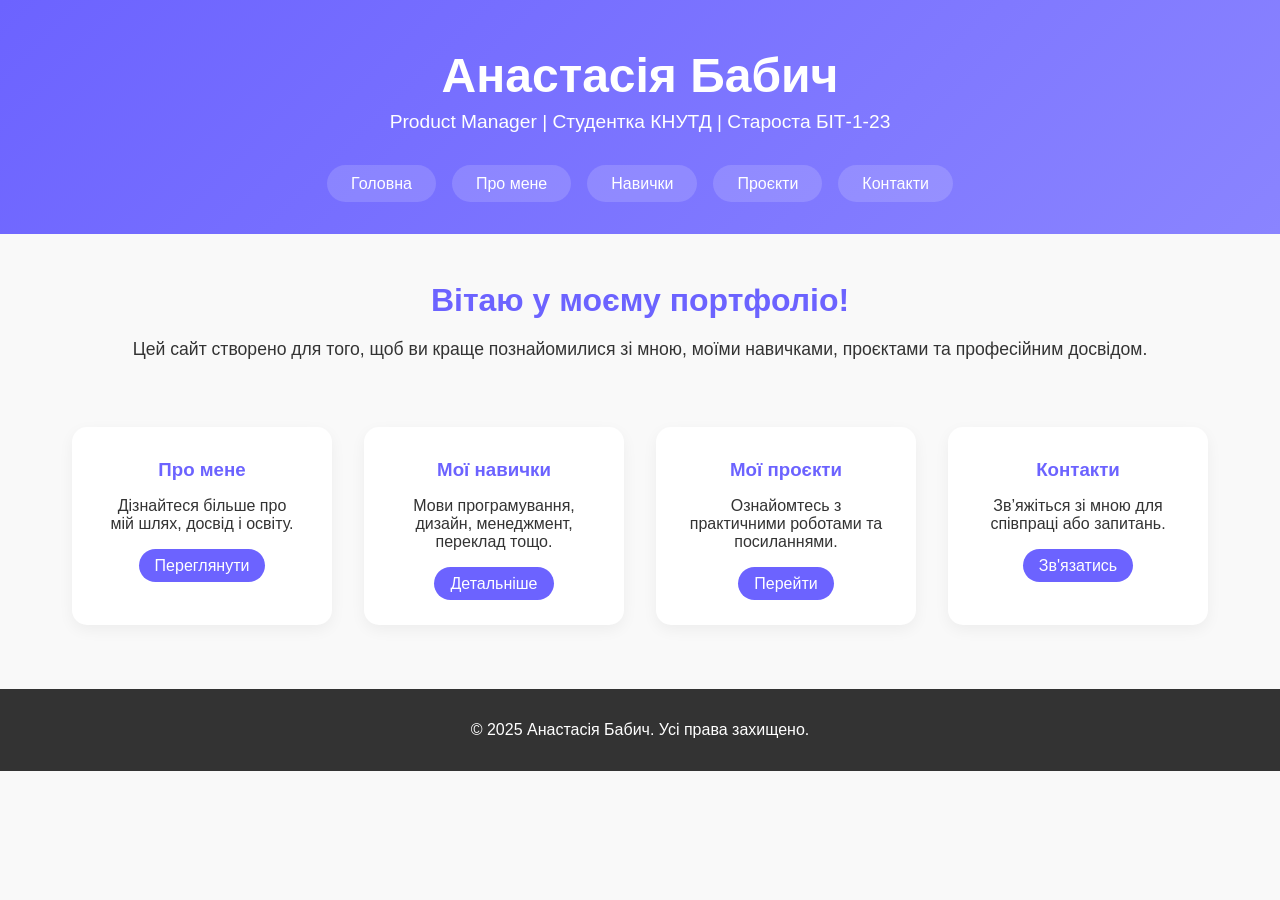
<file: index.html>
<!DOCTYPE html>
<html lang="uk">
<head>
  <meta charset="UTF-8">
  <meta name="viewport" content="width=device-width, initial-scale=1">
  <title>Анастасія Бабич | Головна</title>
  <style>
    :root {
      --primary-color: #6c63ff;
      --background-color: #f9f9f9;
      --text-color: #333;
      --accent-color: #ff6b6b;
      --light-accent: #f0f0f0;
    }

    * {
      margin: 0;
      padding: 0;
      box-sizing: border-box;
      font-family: 'Segoe UI', Tahoma, Geneva, Verdana, sans-serif;
    }

    body {
      background-color: var(--background-color);
      color: var(--text-color);
    }

    header {
      background: linear-gradient(135deg, var(--primary-color), #8a84ff);
      color: white;
      text-align: center;
      padding: 3rem 1rem 2rem;
    }

    header h1 {
      font-size: 3rem;
      margin-bottom: 0.5rem;
    }

    header p {
      font-size: 1.2rem;
    }

    nav {
      display: flex;
      justify-content: center;
      flex-wrap: wrap;
      gap: 1rem;
      margin-top: 2rem;
    }

    nav a {
      color: white;
      text-decoration: none;
      background-color: rgba(255, 255, 255, 0.15);
      padding: 0.6rem 1.5rem;
      border-radius: 30px;
      transition: 0.3s ease;
    }

    nav a:hover {
      background-color: white;
      color: var(--primary-color);
    }

    main {
      max-width: 1200px;
      margin: 3rem auto;
      padding: 0 2rem;
    }

    .intro {
      text-align: center;
      margin-bottom: 4rem;
    }

    .intro h2 {
      font-size: 2rem;
      margin-bottom: 1rem;
      color: var(--primary-color);
    }

    .intro p {
      font-size: 1.1rem;
      line-height: 1.6;
    }

    .cards {
      display: grid;
      grid-template-columns: repeat(auto-fit, minmax(250px, 1fr));
      gap: 2rem;
    }

    .card {
      background-color: white;
      padding: 2rem;
      border-radius: 15px;
      box-shadow: 0 5px 15px rgba(0,0,0,0.05);
      text-align: center;
      transition: transform 0.3s ease;
    }

    .card:hover {
      transform: translateY(-5px);
    }

    .card h3 {
      color: var(--primary-color);
      margin-bottom: 1rem;
    }

    .card p {
      margin-bottom: 1.5rem;
    }

    .card a {
      text-decoration: none;
      color: white;
      background-color: var(--primary-color);
      padding: 0.5rem 1rem;
      border-radius: 20px;
      transition: background-color 0.3s ease;
    }

    .card a:hover {
      background-color: var(--accent-color);
    }

    footer {
      text-align: center;
      padding: 2rem;
      background-color: #333;
      color: white;
      margin-top: 4rem;
    }
  </style>
</head>
<body>

  <header>
    <h1>Анастасія Бабич</h1>
    <p>Product Manager | Студентка КНУТД | Староста БІТ-1-23</p>
    <nav>
      <a href="index.html" class="active">Головна</a>
      <a href="about.html">Про мене</a>
      <a href="skills.html">Навички</a>
      <a href="projects.html">Проєкти</a>
      <a href="contact.html">Контакти</a>
    </nav>
  </header>

  <main>
    <section class="intro">
      <h2>Вітаю у моєму портфоліо!</h2>
      <p>Цей сайт створено для того, щоб ви краще познайомилися зі мною, моїми навичками, проєктами та професійним досвідом.</p>
    </section>

    <section class="cards">
      <div class="card">
        <h3>Про мене</h3>
        <p>Дізнайтеся більше про мій шлях, досвід і освіту.</p>
        <a href="about.html">Переглянути</a>
      </div>
      <div class="card">
        <h3>Мої навички</h3>
        <p>Мови програмування, дизайн, менеджмент, переклад тощо.</p>
        <a href="skills.html">Детальніше</a>
      </div>
      <div class="card">
        <h3>Мої проєкти</h3>
        <p>Ознайомтесь з практичними роботами та посиланнями.</p>
        <a href="projects.html">Перейти</a>
      </div>
      <div class="card">
        <h3>Контакти</h3>
        <p>Зв’яжіться зі мною для співпраці або запитань.</p>
        <a href="contact.html">Зв'язатись</a>
      </div>
    </section>
  </main>

  <footer>
    &copy; 2025 Анастасія Бабич. Усі права захищено.
  </footer>

</body>
</html>
</file>
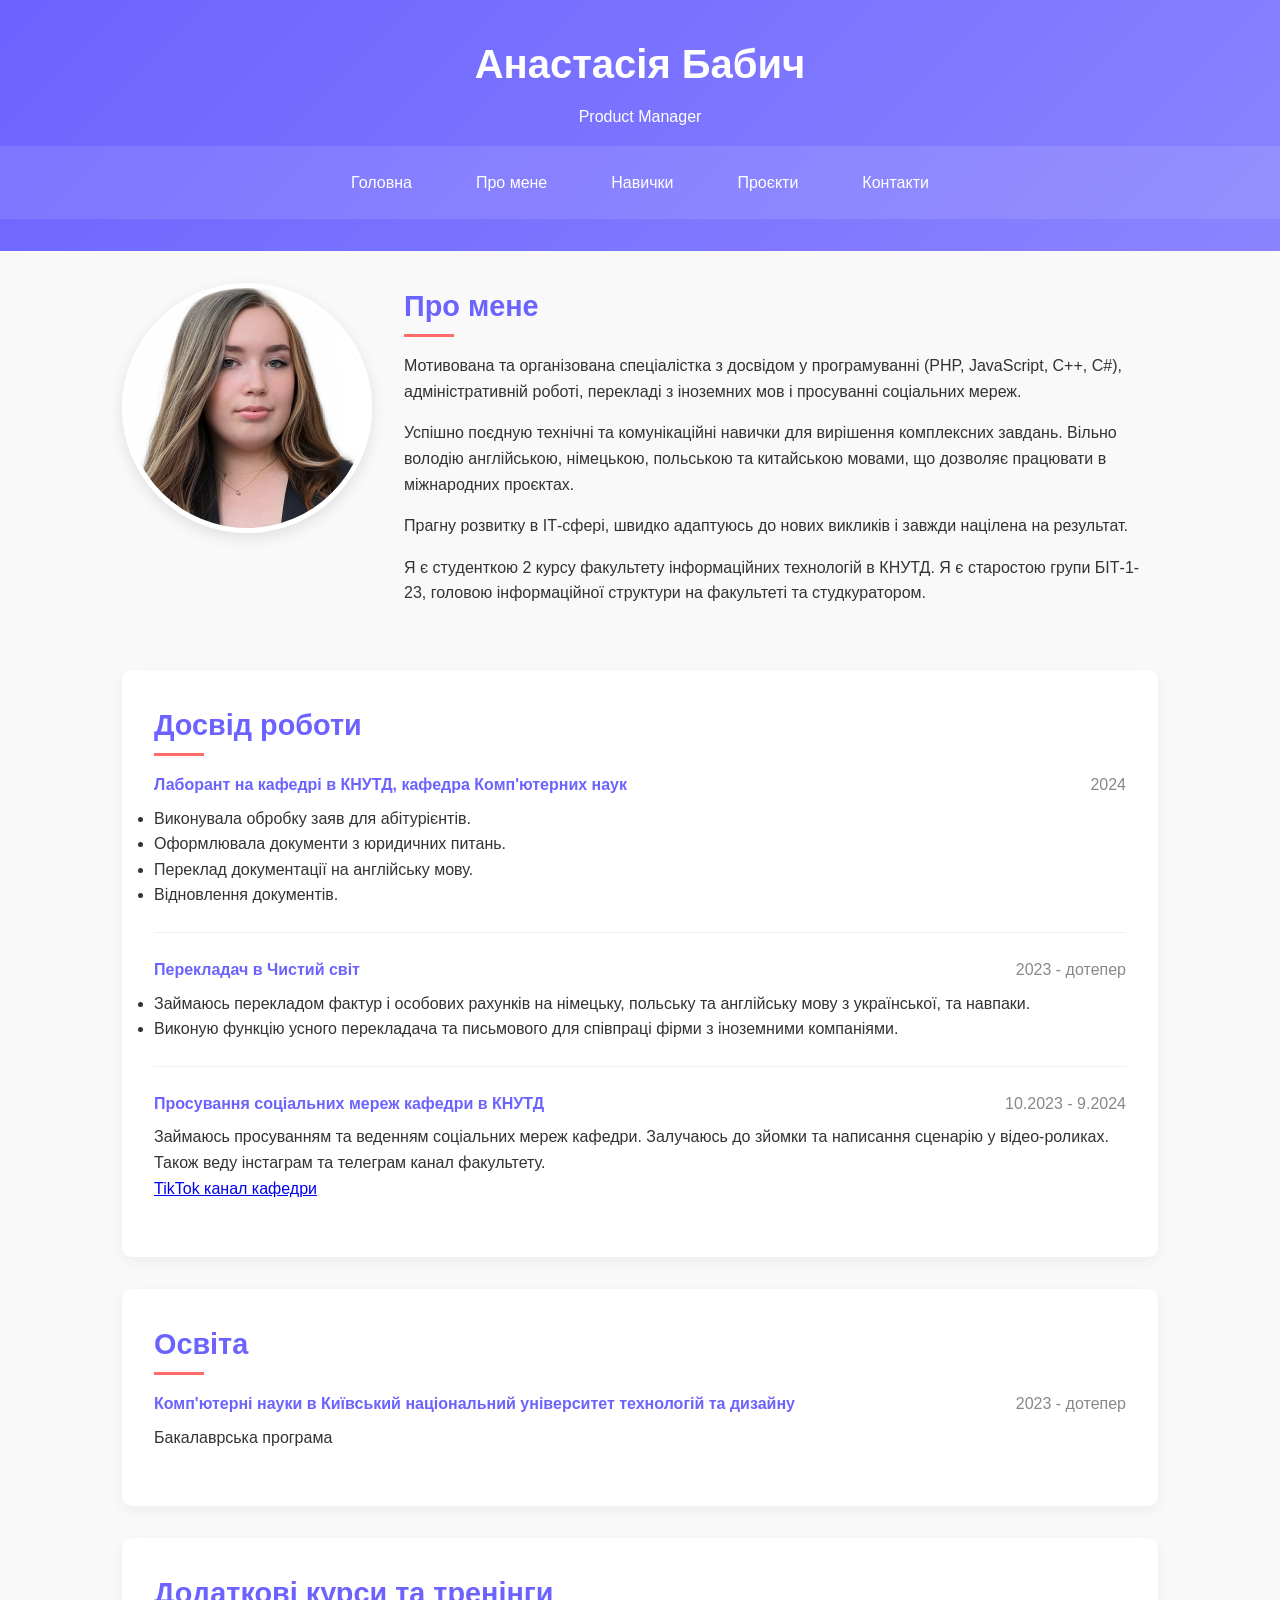
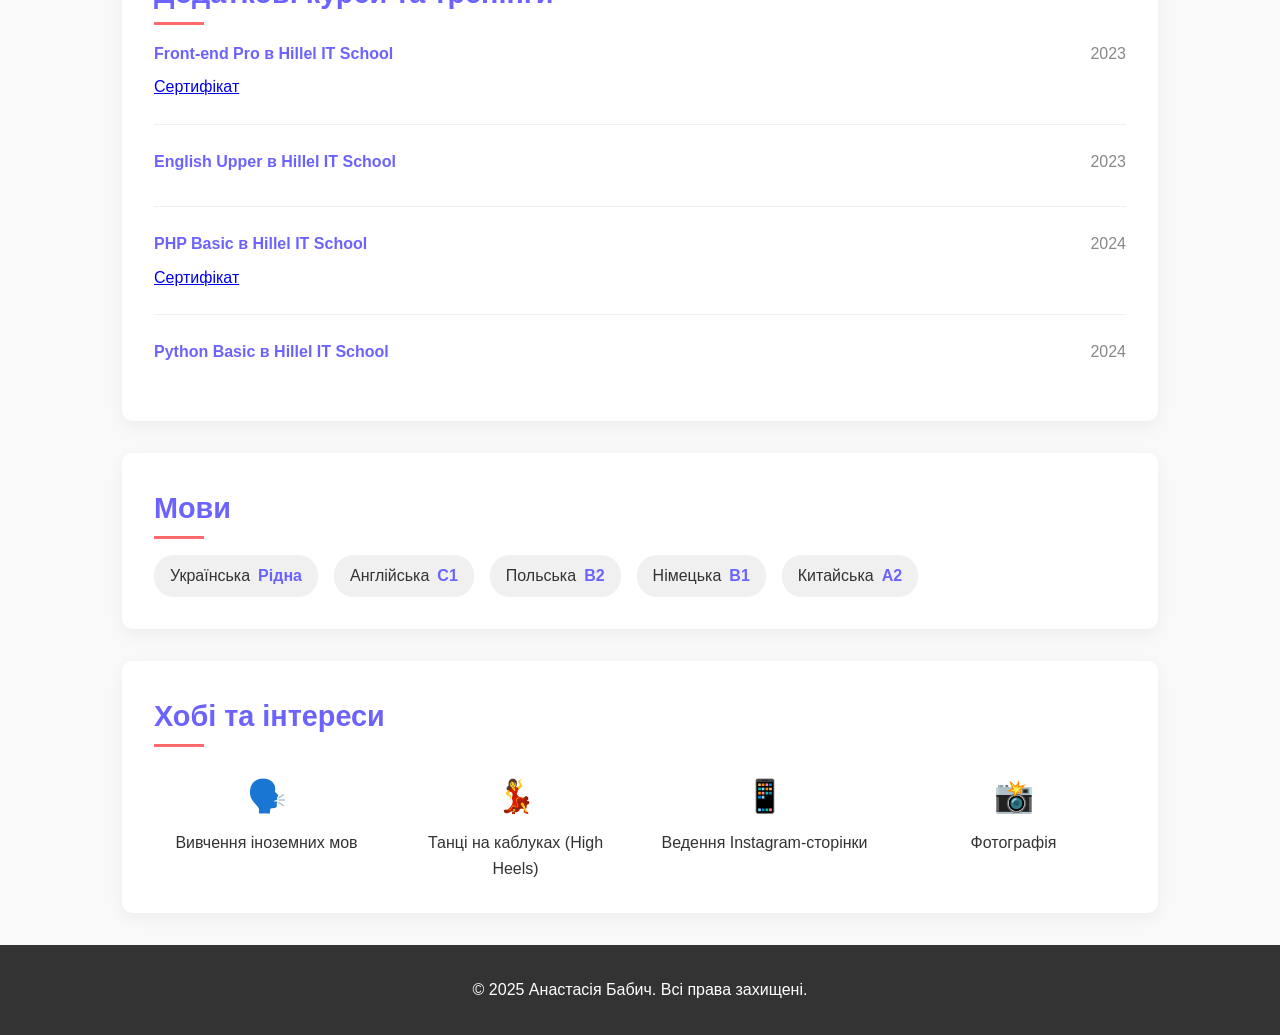
<file: about.html>
<!DOCTYPE html>
<html lang="uk">
<head>
  <meta charset="UTF-8">
  <meta name="viewport" content="width=device-width, initial-scale=1.0">
  <title>Про мене | Анастасія Бабич</title>
  <style>
    :root {
      --primary-color: #6c63ff;
      --background-color: #f9f9f9;
      --text-color: #333;
      --accent-color: #ff6b6b;
      --light-accent: #f0f0f0;
    }
    
    * {
      margin: 0;
      padding: 0;
      box-sizing: border-box;
      font-family: 'Segoe UI', Tahoma, Geneva, Verdana, sans-serif;
    }
    
    body {
      background-color: var(--background-color);
      color: var(--text-color);
      line-height: 1.6;
    }
    
    header {
      background: linear-gradient(135deg, var(--primary-color), #8a84ff);
      color: white;
      padding: 2rem 0;
      text-align: center;
    }
    
    header h1 {
      font-size: 2.5rem;
      margin-bottom: 0.5rem;
    }
    
    nav {
      display: flex;
      justify-content: center;
      background-color: rgba(255, 255, 255, 0.1);
      padding: 1rem 0;
      margin-top: 1rem;
    }
    
    nav a {
      color: white;
      text-decoration: none;
      padding: 0.5rem 1.5rem;
      margin: 0 0.5rem;
      border-radius: 25px;
      transition: all 0.3s ease;
    }
    
    nav a:hover {
      background-color: white;
      color: var(--primary-color);
    }
    
    main {
      max-width: 1100px;
      margin: 2rem auto;
      padding: 0 2rem;
    }
    
    .profile-section {
      display: flex;
      flex-direction: column;
      align-items: center;
      gap: 2rem;
      margin-bottom: 3rem;
    }
    
    @media (min-width: 768px) {
      .profile-section {
        flex-direction: row;
        align-items: flex-start;
      }
    }
    
    .profile-image {
      width: 250px;
      height: 250px;
      border-radius: 50%;
      object-fit: cover;
      border: 5px solid white;
      box-shadow: 0 5px 15px rgba(0, 0, 0, 0.1);
    }
    
    .profile-content {
      flex: 1;
    }
    
    h2 {
      color: var(--primary-color);
      margin-bottom: 1rem;
      font-size: 1.8rem;
      position: relative;
      padding-bottom: 0.5rem;
    }
    
    h2::after {
      content: '';
      position: absolute;
      left: 0;
      bottom: 0;
      width: 50px;
      height: 3px;
      background-color: var(--accent-color);
    }
    
    .bio p {
      margin-bottom: 1rem;
    }
    
    .section {
      background-color: white;
      border-radius: 10px;
      padding: 2rem;
      margin-bottom: 2rem;
      box-shadow: 0 5px 15px rgba(0, 0, 0, 0.05);
    }
    
    .experience-item, .education-item {
      margin-bottom: 1.5rem;
      padding-bottom: 1.5rem;
      border-bottom: 1px solid var(--light-accent);
    }
    
    .experience-item:last-child, .education-item:last-child {
      border-bottom: none;
      padding-bottom: 0;
    }
    
    .item-header {
      display: flex;
      justify-content: space-between;
      margin-bottom: 0.5rem;
    }
    
    .item-title {
      font-weight: bold;
      color: var(--primary-color);
    }
    
    .item-date {
      color: #888;
    }
    
    .languages {
      display: flex;
      flex-wrap: wrap;
      gap: 1rem;
      margin-top: 1rem;
    }
    
    .language {
      background-color: var(--light-accent);
      border-radius: 20px;
      padding: 0.5rem 1rem;
      display: flex;
      align-items: center;
      gap: 0.5rem;
    }
    
    .language-level {
      font-weight: bold;
      color: var(--primary-color);
    }
    
    .hobbies {
      display: flex;
      flex-wrap: wrap;
      gap: 1.5rem;
      margin-top: 1.5rem;
    }
    
    .hobby {
      text-align: center;
      width: calc(50% - 0.75rem);
    }
    
    @media (min-width: 768px) {
      .hobby {
        width: calc(25% - 1.125rem);
      }
    }
    
    .hobby-icon {
      font-size: 2rem;
      color: var(--primary-color);
      margin-bottom: 0.5rem;
    }
    
    footer {
      text-align: center;
      padding: 2rem;
      background-color: #333;
      color: white;
    }
  </style>
</head>
<body>
  <header>
    <h1>Анастасія Бабич</h1>
    <p>Product Manager</p>
    <nav>
      <a href="index.html">Головна</a>
      <a href="about.html" class="active">Про мене</a>
      <a href="skills.html">Навички</a>
      <a href="projects.html">Проєкти</a>
      <a href="contact.html">Контакти</a>
    </nav>
  </header>
  
  <main>
    <section class="profile-section">
      <img src="me.jpg" alt="Анастасія Бабич" class="profile-image">
      <div class="profile-content">
        <h2>Про мене</h2>
        <div class="bio">
          <p>Мотивована та організована спеціалістка з досвідом у програмуванні (PHP, JavaScript, C++, C#), адміністративній роботі, перекладі з іноземних мов і просуванні соціальних мереж.</p>
          <p>Успішно поєдную технічні та комунікаційні навички для вирішення комплексних завдань. Вільно володію англійською, німецькою, польською та китайською мовами, що дозволяє працювати в міжнародних проєктах.</p>
          <p>Прагну розвитку в ІТ-сфері, швидко адаптуюсь до нових викликів і завжди націлена на результат.</p>
          <p>Я є студенткою 2 курсу факультету інформаційних технологій в КНУТД. Я є старостою групи БІТ-1-23, головою інформаційної структури на факультеті та студкуратором.</p>
        </div>
      </div>
    </section>
    
    <section class="section">
      <h2>Досвід роботи</h2>
      <div class="experience-item">
        <div class="item-header">
          <span class="item-title">Лаборант на кафедрі в КНУТД, кафедра Комп'ютерних наук</span>
          <span class="item-date">2024</span>
        </div>
        <ul>
          <li>Виконувала обробку заяв для абітурієнтів.</li>
          <li>Оформлювала документи з юридичних питань.</li>
          <li>Переклад документації на англійську мову.</li>
          <li>Відновлення документів.</li>
        </ul>
      </div>
      
      <div class="experience-item">
        <div class="item-header">
          <span class="item-title">Перекладач в Чистий світ</span>
          <span class="item-date">2023 - дотепер</span>
        </div>
        <ul>
          <li>Займаюсь перекладом фактур і особових рахунків на німецьку, польську та англійську мову з української, та навпаки.</li>
          <li>Виконую функцію усного перекладача та письмового для співпраці фірми з іноземними компаніями.</li>
        </ul>
      </div>
      
      <div class="experience-item">
        <div class="item-header">
          <span class="item-title">Просування соціальних мереж кафедри в КНУТД</span>
          <span class="item-date">10.2023 - 9.2024</span>
        </div>
        <p>Займаюсь просуванням та веденням соціальних мереж кафедри. Залучаюсь до зйомки та написання сценарію у відео-роликах. Також веду інстаграм та телеграм канал факультету.</p>
        <p><a href="https://www.tiktok.com/@fiit_knutd" target="_blank">TikTok канал кафедри</a></p>
      </div>
    </section>
    
    <section class="section">
      <h2>Освіта</h2>
      <div class="education-item">
        <div class="item-header">
          <span class="item-title">Комп'ютерні науки в Київський національний університет технологій та дизайну</span>
          <span class="item-date">2023 - дотепер</span>
        </div>
        <p>Бакалаврська програма</p>
      </div>
    </section>
    
    <section class="section">
      <h2>Додаткові курси та тренінги</h2>
      <div class="education-item">
        <div class="item-header">
          <span class="item-title">Front-end Pro в Hillel IT School</span>
          <span class="item-date">2023</span>
        </div>
        <p><a href="https://certificate.ithillel.ua/view/24714819" target="_blank">Сертифікат</a></p>
      </div>
      
      <div class="education-item">
        <div class="item-header">
          <span class="item-title">English Upper в Hillel IT School</span>
          <span class="item-date">2023</span>
        </div>
      </div>
      
      <div class="education-item">
        <div class="item-header">
          <span class="item-title">PHP Basic в Hillel IT School</span>
          <span class="item-date">2024</span>
        </div>
        <p><a href="https://certificate.ithillel.ua/view/78378904" target="_blank">Сертифікат</a></p>
      </div>
      
      <div class="education-item">
        <div class="item-header">
          <span class="item-title">Python Basic в Hillel IT School</span>
          <span class="item-date">2024</span>
        </div>
      </div>
    </section>
    
    <section class="section">
      <h2>Мови</h2>
      <div class="languages">
        <div class="language">
          <span>Українська</span>
          <span class="language-level">Рідна</span>
        </div>
        <div class="language">
          <span>Англійська</span>
          <span class="language-level">C1</span>
        </div>
        <div class="language">
          <span>Польська</span>
          <span class="language-level">B2</span>
        </div>
        <div class="language">
          <span>Німецька</span>
          <span class="language-level">B1</span>
        </div>
        <div class="language">
          <span>Китайська</span>
          <span class="language-level">A2</span>
        </div>
      </div>
    </section>
    
    <section class="section">
      <h2>Хобі та інтереси</h2>
      <div class="hobbies">
        <div class="hobby">
          <div class="hobby-icon">🗣️</div>
          <p>Вивчення іноземних мов</p>
        </div>
        <div class="hobby">
          <div class="hobby-icon">💃</div>
          <p>Танці на каблуках (High Heels)</p>
        </div>
        <div class="hobby">
          <div class="hobby-icon">📱</div>
          <p>Ведення Instagram-сторінки</p>
        </div>
        <div class="hobby">
          <div class="hobby-icon">📸</div>
          <p>Фотографія</p>
        </div>
      </div>
    </section>
  </main>
  
  <footer>
    <p>&copy; 2025 Анастасія Бабич. Всі права захищені.</p>
  </footer>
</body>
</html>
</file>
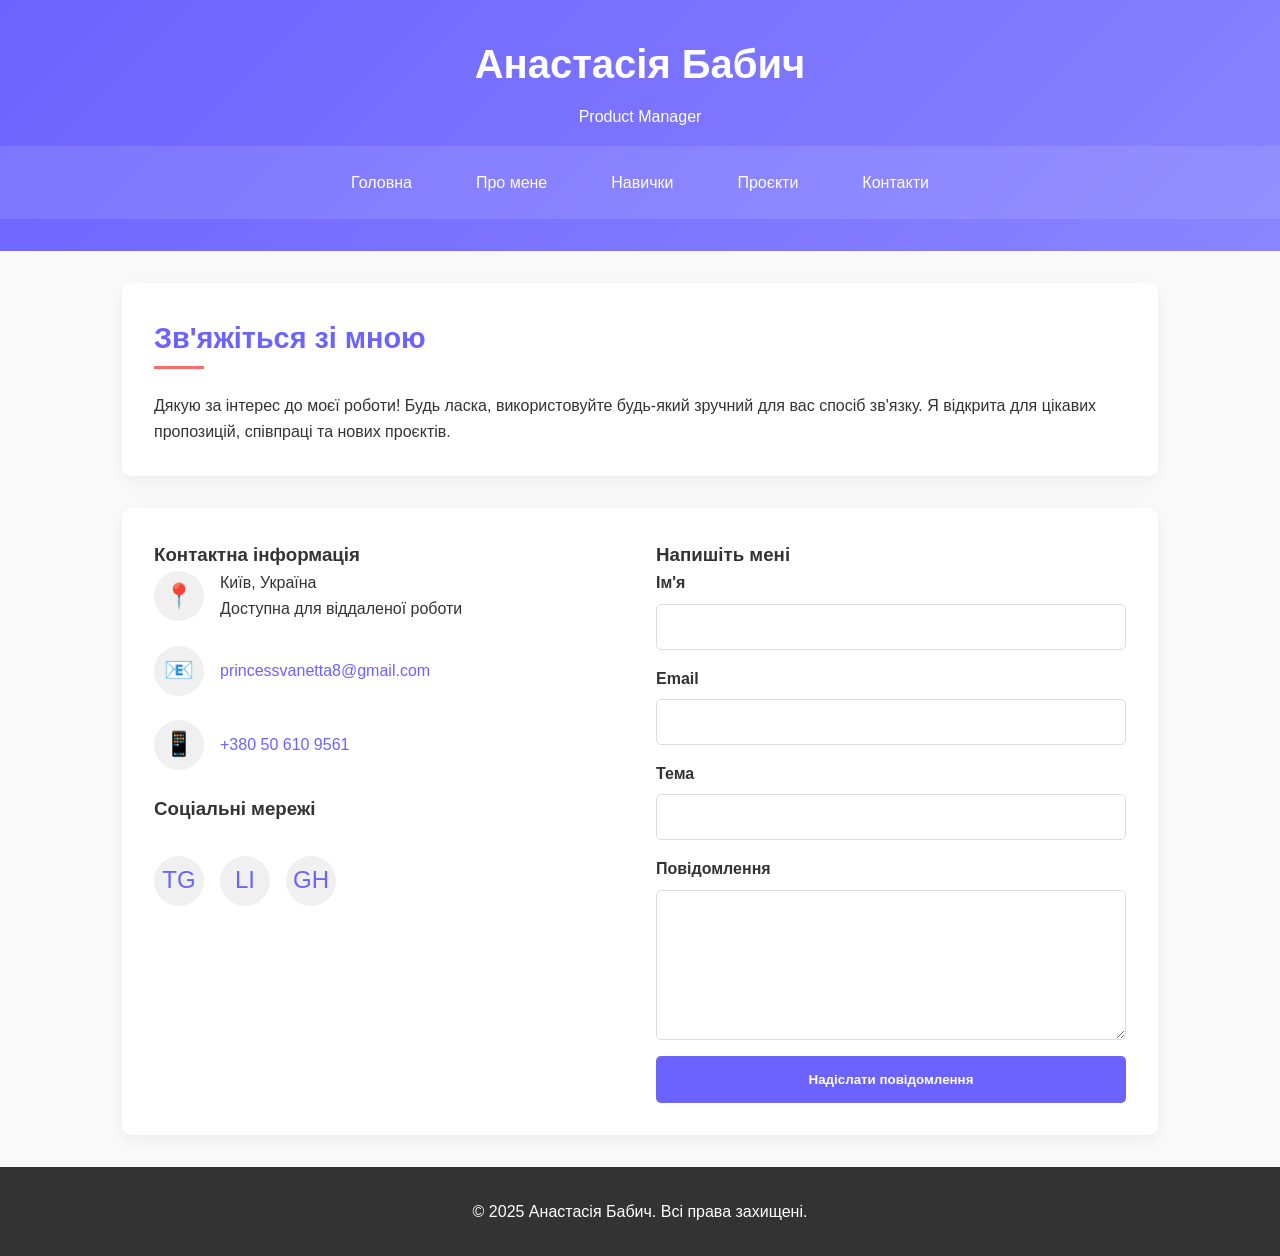
<file: contact.html>
<!DOCTYPE html>
<html lang="uk">
<head>
  <meta charset="UTF-8">
  <meta name="viewport" content="width=device-width, initial-scale=1.0">
  <title>Контакти | Анастасія Бабич</title>
  <style>
    :root {
      --primary-color: #6c63ff;
      --background-color: #f9f9f9;
      --text-color: #333;
      --accent-color: #ff6b6b;
      --light-accent: #f0f0f0;
    }
    
    * {
      margin: 0;
      padding: 0;
      box-sizing: border-box;
      font-family: 'Segoe UI', Tahoma, Geneva, Verdana, sans-serif;
    }
    
    body {
      background-color: var(--background-color);
      color: var(--text-color);
      line-height: 1.6;
    }
    
    header {
      background: linear-gradient(135deg, var(--primary-color), #8a84ff);
      color: white;
      padding: 2rem 0;
      text-align: center;
    }
    
    header h1 {
      font-size: 2.5rem;
      margin-bottom: 0.5rem;
    }
    
    nav {
      display: flex;
      justify-content: center;
      background-color: rgba(255, 255, 255, 0.1);
      padding: 1rem 0;
      margin-top: 1rem;
    }
    
    nav a {
      color: white;
      text-decoration: none;
      padding: 0.5rem 1.5rem;
      margin: 0 0.5rem;
      border-radius: 25px;
      transition: all 0.3s ease;
    }
    
    nav a:hover {
      background-color: white;
      color: var(--primary-color);
    }
    
    main {
      max-width: 1100px;
      margin: 2rem auto;
      padding: 0 2rem;
    }
    
    .section {
      background-color: white;
      border-radius: 10px;
      padding: 2rem;
      margin-bottom: 2rem;
      box-shadow: 0 5px 15px rgba(0, 0, 0, 0.05);
    }
    
    h2 {
      color: var(--primary-color);
      margin-bottom: 1.5rem;
      font-size: 1.8rem;
      position: relative;
      padding-bottom: 0.5rem;
    }
    
    h2::after {
      content: '';
      position: absolute;
      left: 0;
      bottom: 0;
      width: 50px;
      height: 3px;
      background-color: var(--accent-color);
    }

    .contact-container {
      display: flex;
      flex-direction: column;
      gap: 2rem;
    }

    @media (min-width: 768px) {
      .contact-container {
        flex-direction: row;
      }
    }

    .contact-info {
      flex: 1;
    }

    .contact-form {
      flex: 1;
    }

    .contact-item {
      display: flex;
      align-items: center;
      margin-bottom: 1.5rem;
    }

    .contact-icon {
      width: 50px;
      height: 50px;
      background-color: var(--light-accent);
      border-radius: 50%;
      display: flex;
      align-items: center;
      justify-content: center;
      margin-right: 1rem;
      color: var(--primary-color);
      font-size: 1.5rem;
    }

    .contact-text a {
      color: var(--primary-color);
      text-decoration: none;
      transition: color 0.3s ease;
    }

    .contact-text a:hover {
      color: var(--accent-color);
    }

    .social-links {
      display: flex;
      gap: 1rem;
      margin-top: 2rem;
    }

    .social-link {
      width: 50px;
      height: 50px;
      background-color: var(--light-accent);
      border-radius: 50%;
      display: flex;
      align-items: center;
      justify-content: center;
      color: var(--primary-color);
      font-size: 1.5rem;
      text-decoration: none;
      transition: all 0.3s ease;
    }

    .social-link:hover {
      background-color: var(--primary-color);
      color: white;
    }

    form {
      display: flex;
      flex-direction: column;
      gap: 1rem;
    }

    .form-group {
      display: flex;
      flex-direction: column;
      gap: 0.5rem;
    }

    label {
      font-weight: bold;
      color: var(--text-color);
    }

    input, textarea {
      padding: 0.8rem;
      border: 1px solid #ddd;
      border-radius: 5px;
      font-family: inherit;
      font-size: 1rem;
    }

    textarea {
      min-height: 150px;
      resize: vertical;
    }

    button {
      background-color: var(--primary-color);
      color: white;
      border: none;
      padding: 1rem;
      border-radius: 5px;
      font-weight: bold;
      cursor: pointer;
      transition: background-color 0.3s ease;
    }

    button:hover {
      background-color: #5952e0;
    }

    .map-container {
      height: 400px;
      border-radius: 10px;
      overflow: hidden;
    }

    .map-container iframe {
      width: 100%;
      height: 100%;
      border: none;
    }

    footer {
      text-align: center;
      padding: 2rem;
      background-color: #333;
      color: white;
    }
  </style>
</head>
<body>
  <header>
    <h1>Анастасія Бабич</h1>
    <p>Product Manager</p>
    <nav>
      <a href="index.html">Головна</a>
      <a href="about.html">Про мене</a>
      <a href="skills.html">Навички</a>
      <a href="projects.html">Проєкти</a>
      <a href="contact.html" class="active">Контакти</a>
    </nav>
  </header>
  
  <main>
    <div class="section">
      <h2>Зв'яжіться зі мною</h2>
      <p>Дякую за інтерес до моєї роботи! Будь ласка, використовуйте будь-який зручний для вас спосіб зв'язку. Я відкрита для цікавих пропозицій, співпраці та нових проєктів.</p>
    </div>
    
    <div class="section">
      <div class="contact-container">
        <div class="contact-info">
          <h3>Контактна інформація</h3>
          
          <div class="contact-item">
            <div class="contact-icon">📍</div>
            <div class="contact-text">
              <p>Київ, Україна</p>
              <p>Доступна для віддаленої роботи</p>
            </div>
          </div>
          
          <div class="contact-item">
            <div class="contact-icon">📧</div>
            <div class="contact-text">
              <p><a href="mailto:princessvanetta8@gmail.com">princessvanetta8@gmail.com</a></p>
            </div>
          </div>
          
          <div class="contact-item">
            <div class="contact-icon">📱</div>
            <div class="contact-text">
              <p><a href="tel:+380506109561">+380 50 610 9561</a></p>
            </div>
          </div>
          
          <h3>Соціальні мережі</h3>
          <div class="social-links">
            <a href="https://t.me/a_nastasiiyaa" target="_blank" class="social-link">
              <span>TG</span>
            </a>
            <a href="https://linkedin.com/in/настя-бабич-366500299" target="_blank" class="social-link">
              <span>LI</span>
            </a>
            <a href="https://github.com/Anastey6a" target="_blank" class="social-link">
              <span>GH</span>
            </a>
          </div>
        </div>
        
        <div class="contact-form">
          <h3>Напишіть мені</h3>
          <form id="contactForm">
            <div class="form-group">
              <label for="name">Ім'я</label>
              <input type="text" id="name" name="name" required>
            </div>
            
            <div class="form-group">
              <label for="email">Email</label>
              <input type="email" id="email" name="email" required>
            </div>
            
            <div class="form-group">
              <label for="subject">Тема</label>
              <input type="text" id="subject" name="subject" required>
            </div>
            
            <div class="form-group">
              <label for="message">Повідомлення</label>
              <textarea id="message" name="message" required></textarea>
            </div>
            
            <button type="submit">Надіслати повідомлення</button>
          </form>
        </div>
      </div>
    </div>
    
    
  </main>
  
  <footer>
    <p>&copy; 2025 Анастасія Бабич. Всі права захищені.</p>
  </footer>
  
  <script>
    document.getElementById('contactForm').addEventListener('submit', function(event) {
      event.preventDefault();
      alert('Дякую за повідомлення! Я зв\'яжусь з вами найближчим часом.');
      this.reset();
    });
  </script>
</body>
</html>
</file>
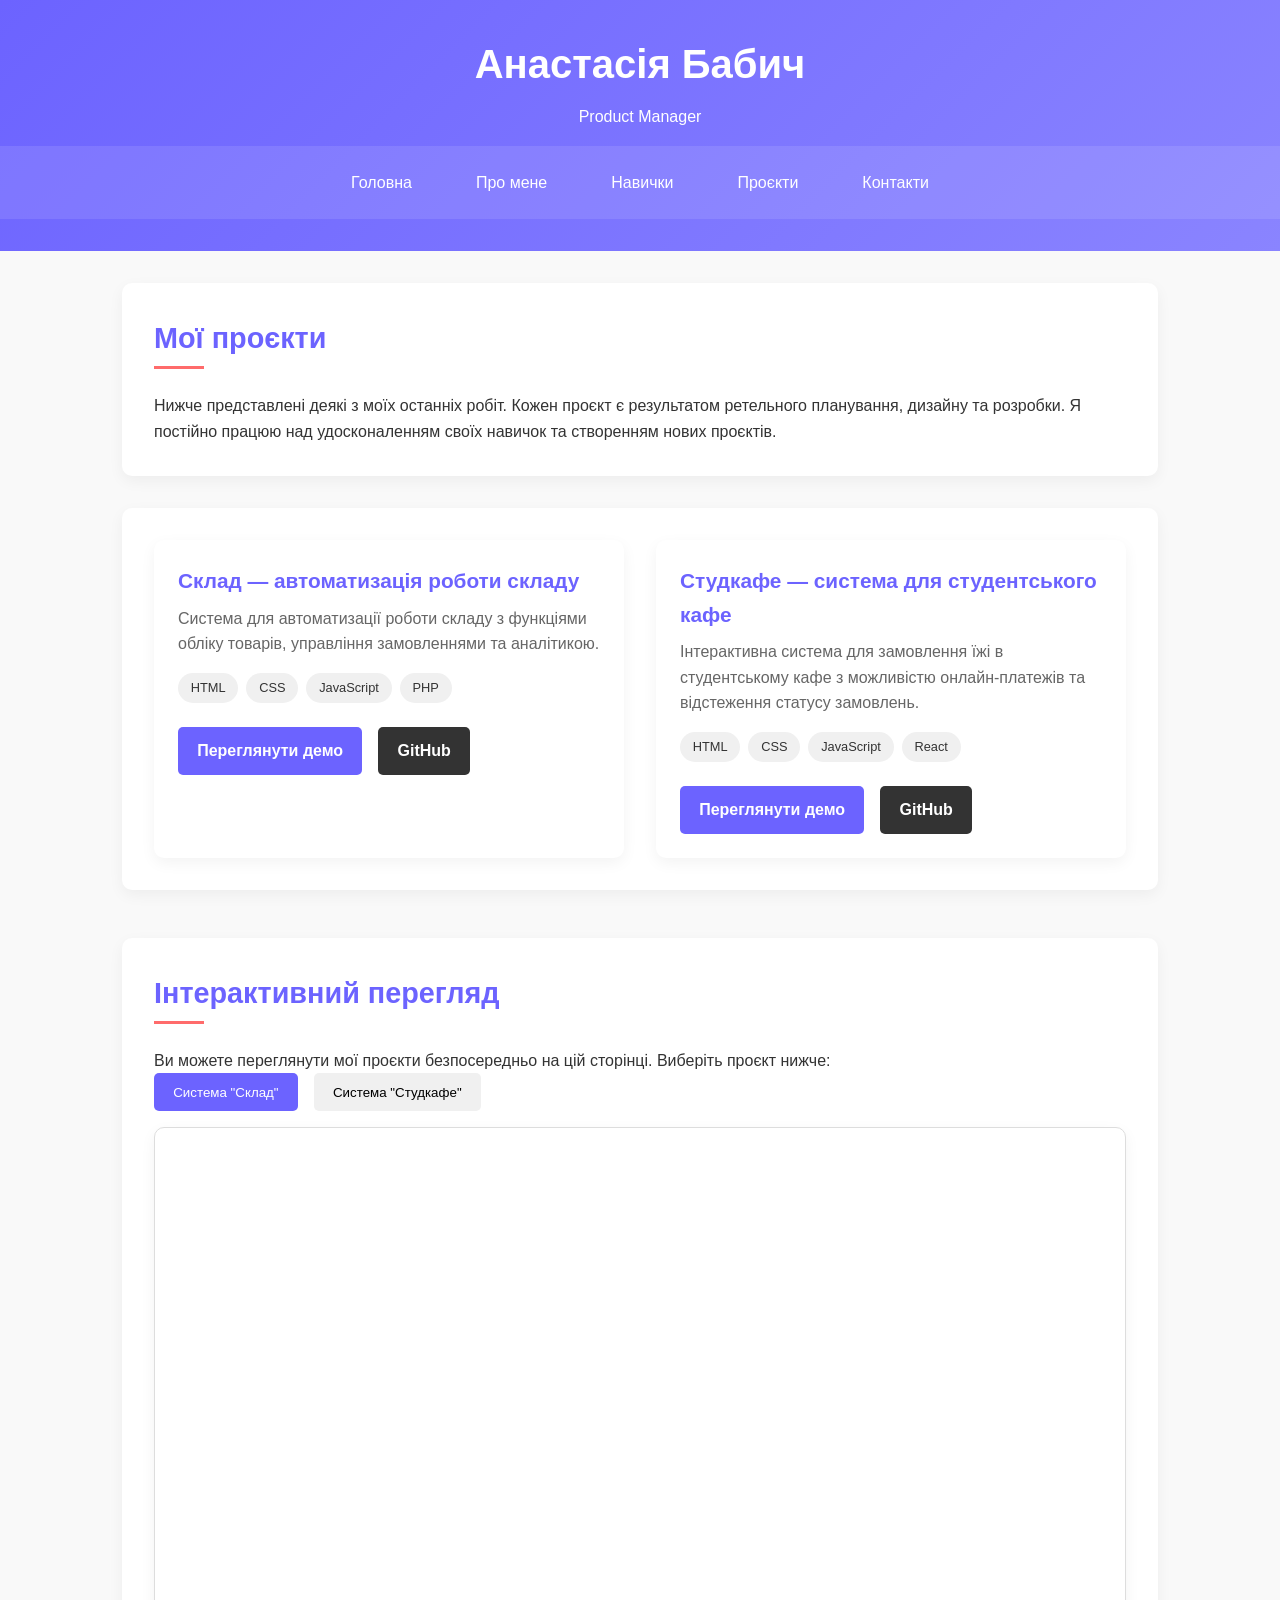
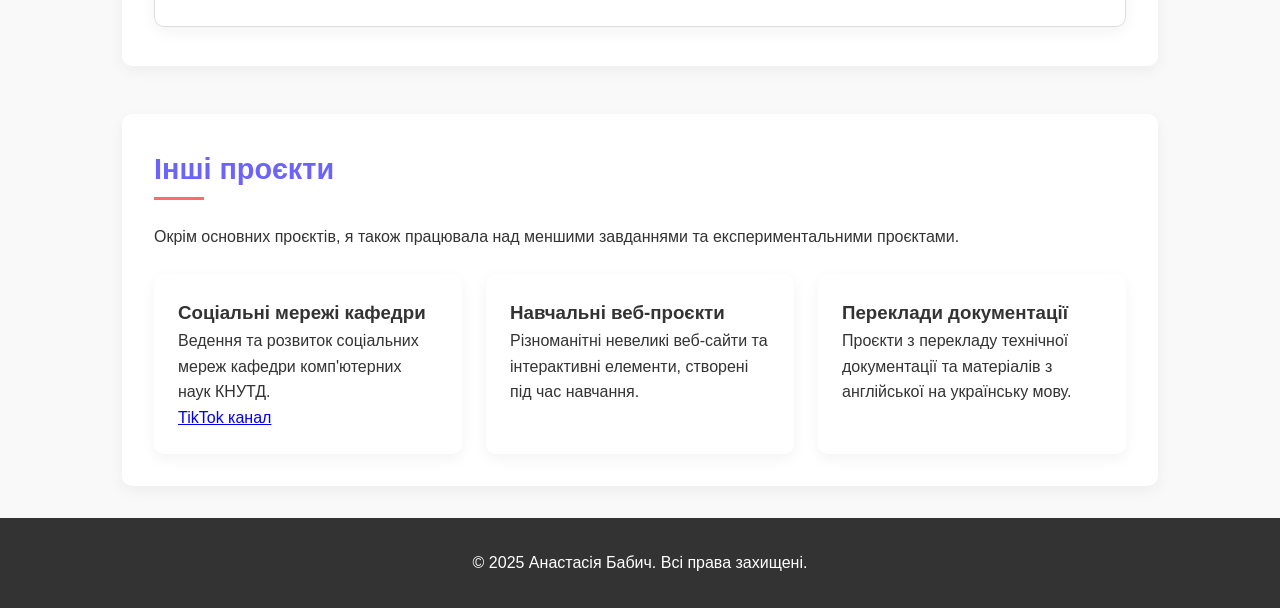
<file: projects.html>
<!DOCTYPE html>
<html lang="uk">
<head>
  <meta charset="UTF-8">
  <meta name="viewport" content="width=device-width, initial-scale=1.0">
  <title>Проєкти | Анастасія Бабич</title>
  <style>
    :root {
      --primary-color: #6c63ff;
      --background-color: #f9f9f9;
      --text-color: #333;
      --accent-color: #ff6b6b;
      --light-accent: #f0f0f0;
    }
    
    * {
      margin: 0;
      padding: 0;
      box-sizing: border-box;
      font-family: 'Segoe UI', Tahoma, Geneva, Verdana, sans-serif;
    }
    
    body {
      background-color: var(--background-color);
      color: var(--text-color);
      line-height: 1.6;
    }
    
    header {
      background: linear-gradient(135deg, var(--primary-color), #8a84ff);
      color: white;
      padding: 2rem 0;
      text-align: center;
    }
    
    header h1 {
      font-size: 2.5rem;
      margin-bottom: 0.5rem;
    }
    
    nav {
      display: flex;
      justify-content: center;
      background-color: rgba(255, 255, 255, 0.1);
      padding: 1rem 0;
      margin-top: 1rem;
    }
    
    nav a {
      color: white;
      text-decoration: none;
      padding: 0.5rem 1.5rem;
      margin: 0 0.5rem;
      border-radius: 25px;
      transition: all 0.3s ease;
    }
    
    nav a:hover {
      background-color: white;
      color: var(--primary-color);
    }
    
    main {
      max-width: 1100px;
      margin: 2rem auto;
      padding: 0 2rem;
    }
    
    .section {
      background-color: white;
      border-radius: 10px;
      padding: 2rem;
      margin-bottom: 2rem;
      box-shadow: 0 5px 15px rgba(0, 0, 0, 0.05);
    }
    
    h2 {
      color: var(--primary-color);
      margin-bottom: 1.5rem;
      font-size: 1.8rem;
      position: relative;
      padding-bottom: 0.5rem;
    }
    
    h2::after {
      content: '';
      position: absolute;
      left: 0;
      bottom: 0;
      width: 50px;
      height: 3px;
      background-color: var(--accent-color);
    }
    
    .projects-grid {
      display: grid;
      grid-template-columns: 1fr;
      gap: 2rem;
    }
    
    @media (min-width: 768px) {
      .projects-grid {
        grid-template-columns: repeat(2, 1fr);
      }
    }
    
    .project-card {
      border-radius: 10px;
      overflow: hidden;
      box-shadow: 0 5px 15px rgba(0, 0, 0, 0.05);
      background-color: white;
      transition: transform 0.3s ease;
    }
    
    .project-card:hover {
      transform: translateY(-10px);
    }
    
    .project-image {
      width: 100%;
      height: 220px;
      object-fit: cover;
      border-bottom: 1px solid #eee;
    }
    
    .project-content {
      padding: 1.5rem;
    }
    
    .project-title {
      font-size: 1.3rem;
      color: var(--primary-color);
      margin-bottom: 0.5rem;
    }
    
    .project-description {
      margin-bottom: 1rem;
      color: #666;
    }
    
    .project-tags {
      display: flex;
      flex-wrap: wrap;
      gap: 0.5rem;
      margin-bottom: 1.5rem;
    }
    
    .project-tag {
      background-color: var(--light-accent);
      border-radius: 20px;
      padding: 0.3rem 0.8rem;
      font-size: 0.8rem;
    }
    
    .project-links {
      display: flex;
      gap: 1rem;
    }
    
    .project-link {
      display: inline-block;
      text-decoration: none;
      padding: 0.7rem 1.2rem;
      border-radius: 5px;
      font-weight: bold;
      transition: all 0.3s ease;
    }
    
    .demo-link {
      background-color: var(--primary-color);
      color: white;
    }
    
    .demo-link:hover {
      background-color: #5952e0;
    }
    
    .github-link {
      background-color: #333;
      color: white;
    }
    
    .github-link:hover {
      background-color: #222;
    }
    
    .live-project {
      margin-top: 3rem;
    }
    
    .live-preview {
      width: 100%;
      height: 500px;
      border-radius: 10px;
      border: 1px solid #ddd;
      box-shadow: 0 5px 15px rgba(0, 0, 0, 0.05);
    }
    
    .preview-selector {
      display: flex;
      gap: 1rem;
      margin-bottom: 1rem;
    }
    
    .preview-button {
      background-color: var(--light-accent);
      border: none;
      padding: 0.7rem 1.2rem;
      border-radius: 5px;
      cursor: pointer;
      transition: all 0.3s ease;
    }
    
    .preview-button.active {
      background-color: var(--primary-color);
      color: white;
    }
    
    .other-projects {
      margin-top: 3rem;
    }
    
    .other-projects-list {
      display: grid;
      grid-template-columns: repeat(auto-fill, minmax(250px, 1fr));
      gap: 1.5rem;
      margin-top: 1.5rem;
    }
    
    .other-project-card {
      background-color: white;
      border-radius: 10px;
      padding: 1.5rem;
      box-shadow: 0 5px 15px rgba(0, 0, 0, 0.05);
      transition: transform 0.3s ease;
    }
    
    .other-project-card:hover {
      transform: translateY(-5px);
    }
    
    footer {
      text-align: center;
      padding: 2rem;
      background-color: #333;
      color: white;
    }
  </style>
</head>
<body>
  <header>
    <h1>Анастасія Бабич</h1>
    <p>Product Manager</p>
    <nav>
      <a href="index.html">Головна</a>
      <a href="about.html">Про мене</a>
      <a href="skills.html">Навички</a>
      <a href="projects.html" class="active">Проєкти</a>
      <a href="contact.html">Контакти</a>
    </nav>
  </header>
  
  <main>
    <div class="section">
      <h2>Мої проєкти</h2>
      <p>Нижче представлені деякі з моїх останніх робіт. Кожен проєкт є результатом ретельного планування, дизайну та розробки. Я постійно працюю над удосконаленням своїх навичок та створенням нових проєктів.</p>
    </div>
    
    <div class="section projects-grid">
      <div class="project-card">

        <div class="project-content">
          <h3 class="project-title">Склад — автоматизація роботи складу</h3>
          <p class="project-description">Система для автоматизації роботи складу з функціями обліку товарів, управління замовленнями та аналітикою.</p>
          <div class="project-tags">
            <span class="project-tag">HTML</span>
            <span class="project-tag">CSS</span>
            <span class="project-tag">JavaScript</span>
            <span class="project-tag">PHP</span>
          </div>
          <div class="project-links">
            <a href="https://anastey6a.github.io/sklad/" target="_blank" class="project-link demo-link">Переглянути демо</a>
            <a href="https://github.com/Anastey6a/sklad" target="_blank" class="project-link github-link">GitHub</a>
          </div>
        </div>
      </div>
      
      <div class="project-card">
       
        <div class="project-content">
          <h3 class="project-title">Студкафе — система для студентського кафе</h3>
          <p class="project-description">Інтерактивна система для замовлення їжі в студентському кафе з можливістю онлайн-платежів та відстеження статусу замовлень.</p>
          <div class="project-tags">
            <span class="project-tag">HTML</span>
            <span class="project-tag">CSS</span>
            <span class="project-tag">JavaScript</span>
            <span class="project-tag">React</span>
          </div>
          <div class="project-links">
            <a href="https://anastey6a.github.io/startap_knutd_studcafe/" target="_blank" class="project-link demo-link">Переглянути демо</a>
            <a href="https://github.com/Anastey6a/startap_knutd_studcafe" target="_blank" class="project-link github-link">GitHub</a>
          </div>
        </div>
      </div>
    </div>
    
    <div class="section live-project">
      <h2>Інтерактивний перегляд</h2>
      <p>Ви можете переглянути мої проєкти безпосередньо на цій сторінці. Виберіть проєкт нижче:</p>
      
      <div class="preview-selector">
        <button class="preview-button active" data-project="sklad">Система "Склад"</button>
        <button class="preview-button" data-project="studcafe">Система "Студкафе"</button>
      </div>
      
      <iframe id="live-preview" class="live-preview" src="https://anastey6a.github.io/sklad/" frameborder="0"></iframe>
    </div>
    
    <div class="section other-projects">
      <h2>Інші проєкти</h2>
      <p>Окрім основних проєктів, я також працювала над меншими завданнями та експериментальними проєктами.</p>
      
      <div class="other-projects-list">
        <div class="other-project-card">
          <h3>Соціальні мережі кафедри</h3>
          <p>Ведення та розвиток соціальних мереж кафедри комп'ютерних наук КНУТД.</p>
          <p><a href="https://www.tiktok.com/@mkt_knutd" target="_blank">TikTok канал</a></p>
        </div>
        
        <div class="other-project-card">
          <h3>Навчальні веб-проєкти</h3>
          <p>Різноманітні невеликі веб-сайти та інтерактивні елементи, створені під час навчання.</p>
        </div>
        
        <div class="other-project-card">
          <h3>Переклади документації</h3>
          <p>Проєкти з перекладу технічної документації та матеріалів з англійської на українську мову.</p>
        </div>
      </div>
    </div>
  </main>
  
  <footer>
    <p>&copy; 2025 Анастасія Бабич. Всі права захищені.</p>
  </footer>
  
  <script>
    // Скрипт для зміни проєкту в iframe
    const previewButtons = document.querySelectorAll('.preview-button');
    const livePreview = document.getElementById('live-preview');
    
    const projectUrls = {
      sklad: 'https://anastey6a.github.io/sklad/',
      studcafe: 'https://anastey6a.github.io/startap_knutd_studcafe/'
    };
    
    previewButtons.forEach(button => {
      button.addEventListener('click', function() {
        // Видаляємо активний клас з усіх кнопок
        previewButtons.forEach(btn => btn.classList.remove('active'));
        
        // Додаємо активний клас до натиснутої кнопки
        this.classList.add('active');
        
        // Змінюємо URL в iframe
        const projectKey = this.getAttribute('data-project');
        livePreview.src = projectUrls[projectKey];
      });
    });
  </script>
</body>
</html>
</file>
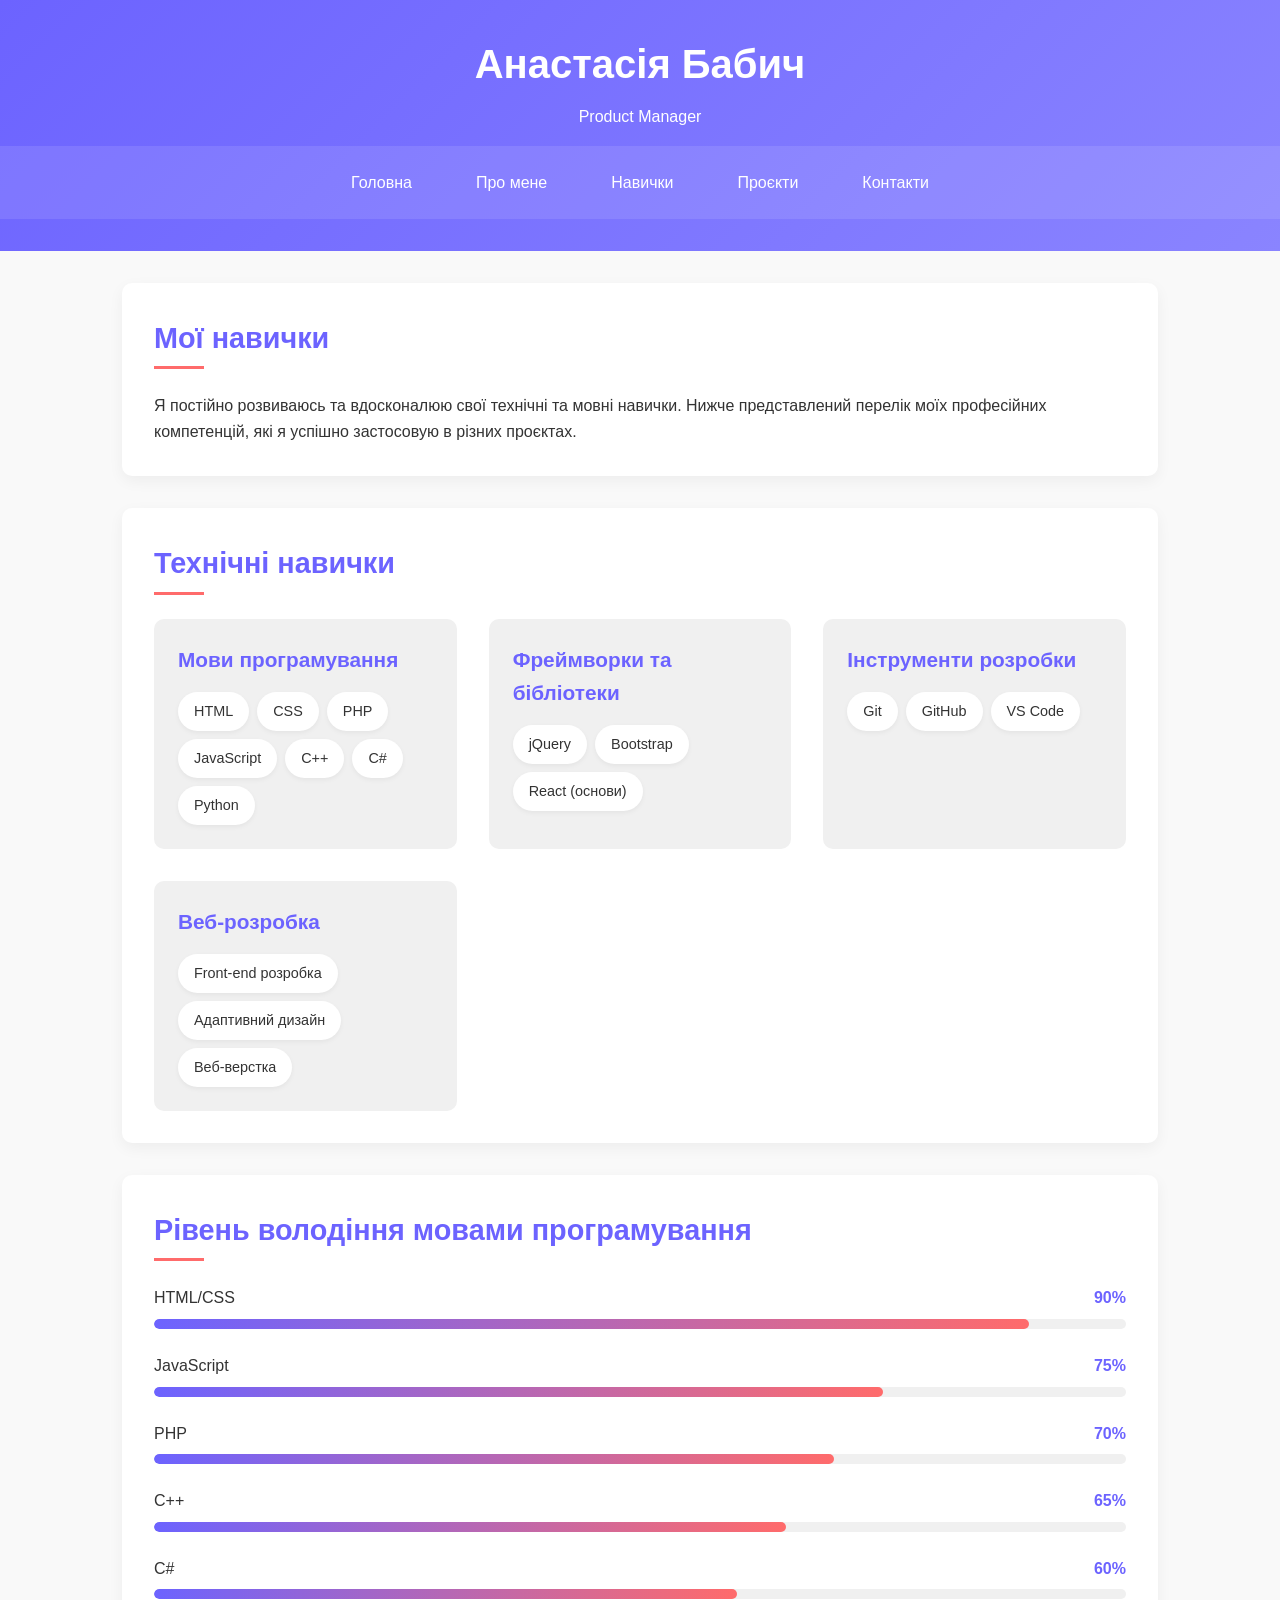
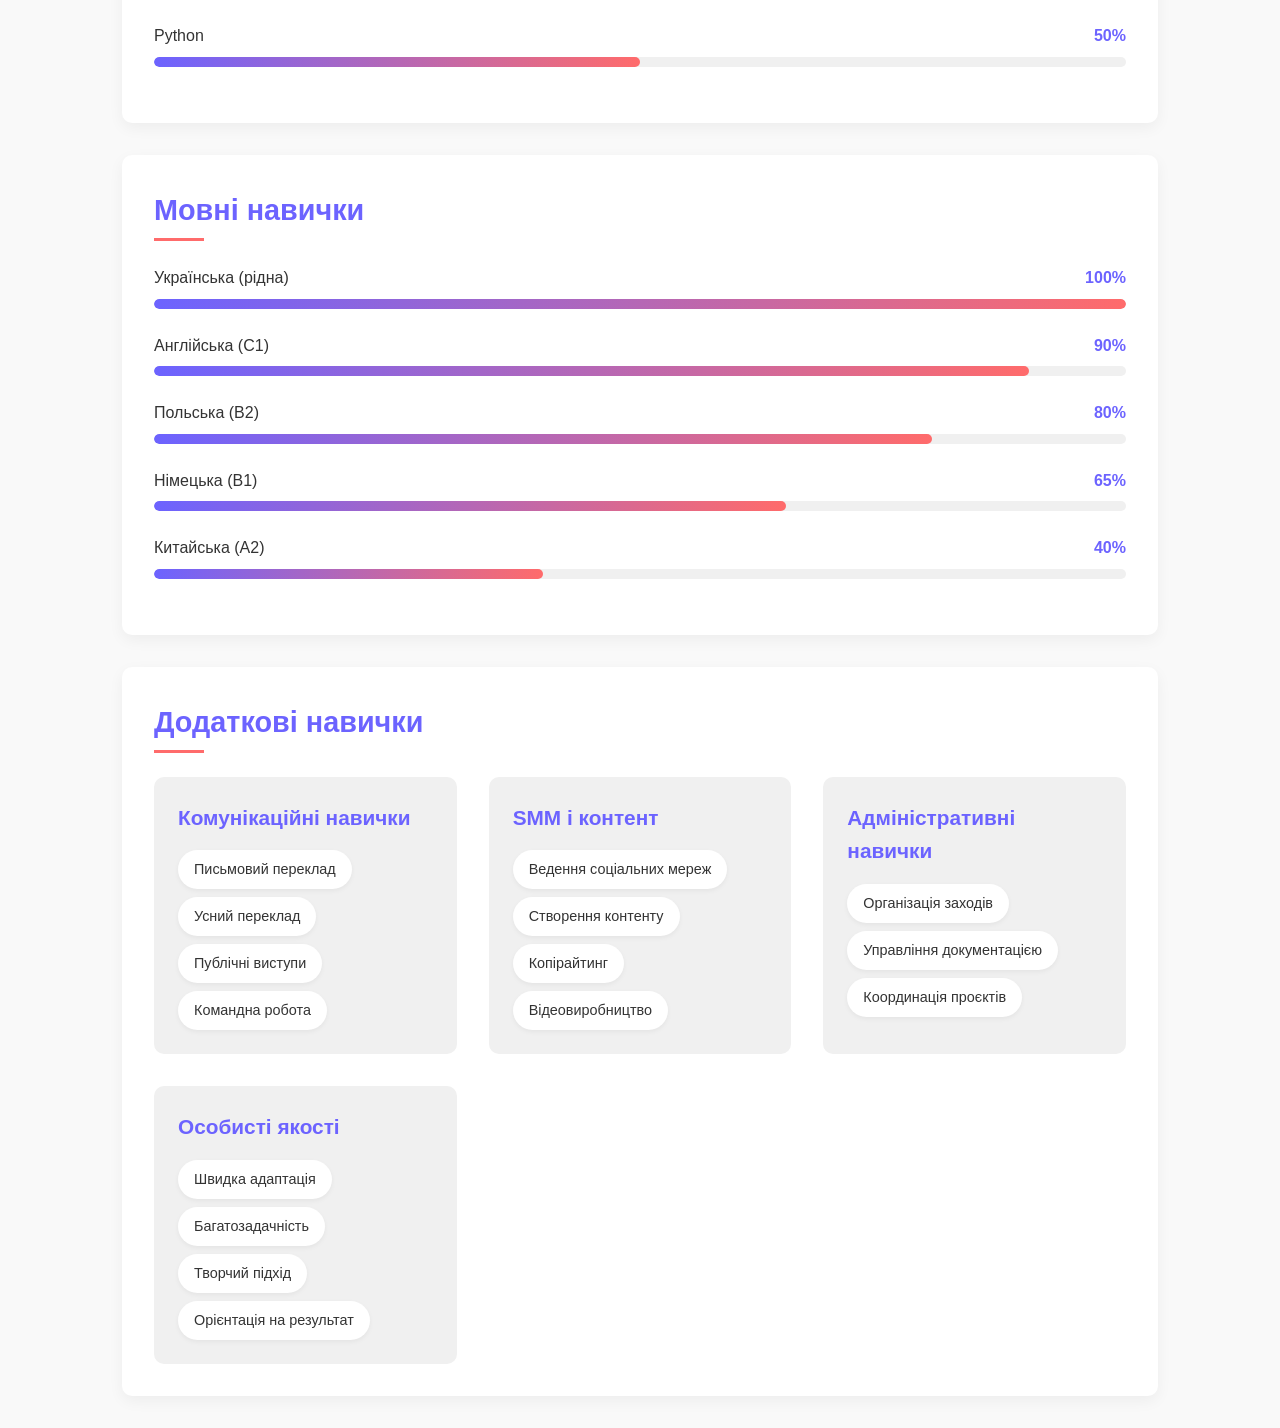
<file: skills.html>
<!DOCTYPE html>
<html lang="uk">
<head>
  <meta charset="UTF-8">
  <meta name="viewport" content="width=device-width, initial-scale=1.0">
  <title>Навички | Анастасія Бабич</title>
  <style>
    :root {
      --primary-color: #6c63ff;
      --background-color: #f9f9f9;
      --text-color: #333;
      --accent-color: #ff6b6b;
      --light-accent: #f0f0f0;
    }
    
    * {
      margin: 0;
      padding: 0;
      box-sizing: border-box;
      font-family: 'Segoe UI', Tahoma, Geneva, Verdana, sans-serif;
    }
    
    body {
      background-color: var(--background-color);
      color: var(--text-color);
      line-height: 1.6;
    }
    
    header {
      background: linear-gradient(135deg, var(--primary-color), #8a84ff);
      color: white;
      padding: 2rem 0;
      text-align: center;
    }
    
    header h1 {
      font-size: 2.5rem;
      margin-bottom: 0.5rem;
    }
    
    nav {
      display: flex;
      justify-content: center;
      background-color: rgba(255, 255, 255, 0.1);
      padding: 1rem 0;
      margin-top: 1rem;
    }
    
    nav a {
      color: white;
      text-decoration: none;
      padding: 0.5rem 1.5rem;
      margin: 0 0.5rem;
      border-radius: 25px;
      transition: all 0.3s ease;
    }
    
    nav a:hover {
      background-color: white;
      color: var(--primary-color);
    }
    
    main {
      max-width: 1100px;
      margin: 2rem auto;
      padding: 0 2rem;
    }
    
    .section {
      background-color: white;
      border-radius: 10px;
      padding: 2rem;
      margin-bottom: 2rem;
      box-shadow: 0 5px 15px rgba(0, 0, 0, 0.05);
    }
    
    h2 {
      color: var(--primary-color);
      margin-bottom: 1.5rem;
      font-size: 1.8rem;
      position: relative;
      padding-bottom: 0.5rem;
    }
    
    h2::after {
      content: '';
      position: absolute;
      left: 0;
      bottom: 0;
      width: 50px;
      height: 3px;
      background-color: var(--accent-color);
    }
    
    .intro {
      margin-bottom: 2rem;
    }
    
    .skills-container {
      display: grid;
      grid-template-columns: repeat(auto-fill, minmax(280px, 1fr));
      gap: 2rem;
    }
    
    .skill-category {
      background-color: var(--light-accent);
      border-radius: 10px;
      padding: 1.5rem;
      transition: transform 0.3s ease;
    }
    
    .skill-category:hover {
      transform: translateY(-5px);
    }
    
    .skill-category h3 {
      color: var(--primary-color);
      margin-bottom: 1rem;
      font-size: 1.3rem;
    }
    
    .skill-list {
      display: flex;
      flex-wrap: wrap;
      gap: 0.5rem;
    }
    
    .skill-item {
      background: white;
      border-radius: 20px;
      padding: 0.5rem 1rem;
      font-size: 0.9rem;
      box-shadow: 0 2px 5px rgba(0, 0, 0, 0.05);
    }
    
    .skill-bar-container {
      margin-bottom: 1.5rem;
    }
    
    .skill-name {
      display: flex;
      justify-content: space-between;
      margin-bottom: 0.5rem;
    }
    
    .skill-level {
      color: var(--primary-color);
      font-weight: bold;
    }
    
    .skill-bar {
      height: 10px;
      background-color: var(--light-accent);
      border-radius: 5px;
      overflow: hidden;
    }
    
    .skill-progress {
      height: 100%;
      background: linear-gradient(90deg, var(--primary-color), var(--accent-color));
      border-radius: 5px;
    }
    
    .certificates {
      margin-top: 2rem;
    }
    
    .certificate-grid {
      display: grid;
      grid-template-columns: repeat(auto-fill, minmax(280px, 1fr));
      gap: 1.5rem;
    }
    
    .certificate-card {
      background-color: white;
      border-radius: 10px;
      overflow: hidden;
      box-shadow: 0 5px 15px rgba(0, 0, 0, 0.05);
      transition: transform 0.3s ease;
    }
    
    .certificate-card:hover {
      transform: translateY(-5px);
    }
    
    .certificate-image {
      width: 100%;
      height: 150px;
      object-fit: cover;
    }
    
    .certificate-content {
      padding: 1.5rem;
    }
    
    .certificate-title {
      font-weight: bold;
      margin-bottom: 0.5rem;
      color: var(--primary-color);
    }
    
    .certificate-date {
      color: #888;
      font-size: 0.9rem;
      margin-bottom: 1rem;
    }
    
    .certificate-link {
      display: inline-block;
      text-decoration: none;
      color: white;
      background-color: var(--primary-color);
      padding: 0.5rem 1rem;
      border-radius: 20px;
      font-size: 0.9rem;
      transition: background-color 0.3s ease;
    }
    
    .certificate-link:hover {
      background-color: #5952e0;
    }
    
    footer {
      text-align: center;
      padding: 2rem;
      background-color: #333;
      color: white;
    }
  </style>
</head>
<body>
  <header>
    <h1>Анастасія Бабич</h1>
    <p>Product Manager</p>
    <nav>
      <a href="index.html">Головна</a>
      <a href="about.html">Про мене</a>
      <a href="skills.html" class="active">Навички</a>
      <a href="projects.html">Проєкти</a>
      <a href="contact.html">Контакти</a>
    </nav>
  </header>
  
  <main>
    <div class="intro section">
      <h2>Мої навички</h2>
      <p>Я постійно розвиваюсь та вдосконалюю свої технічні та мовні навички. Нижче представлений перелік моїх професійних компетенцій, які я успішно застосовую в різних проєктах.</p>
    </div>
    
    <section class="section">
      <h2>Технічні навички</h2>
      <div class="skills-container">
        <div class="skill-category">
          <h3>Мови програмування</h3>
          <div class="skill-list">
            <span class="skill-item">HTML</span>
            <span class="skill-item">CSS</span>
            <span class="skill-item">PHP</span>
            <span class="skill-item">JavaScript</span>
            <span class="skill-item">C++</span>
            <span class="skill-item">C#</span>
            <span class="skill-item">Python</span>
          </div>
        </div>
        
        <div class="skill-category">
          <h3>Фреймворки та бібліотеки</h3>
          <div class="skill-list">
            <span class="skill-item">jQuery</span>
            <span class="skill-item">Bootstrap</span>
            <span class="skill-item">React (основи)</span>
          </div>
        </div>
        
        <div class="skill-category">
          <h3>Інструменти розробки</h3>
          <div class="skill-list">
            <span class="skill-item">Git</span>
            <span class="skill-item">GitHub</span>
            <span class="skill-item">VS Code</span>
          </div>
        </div>
        
        <div class="skill-category">
          <h3>Веб-розробка</h3>
          <div class="skill-list">
            <span class="skill-item">Front-end розробка</span>
            <span class="skill-item">Адаптивний дизайн</span>
            <span class="skill-item">Веб-верстка</span>
          </div>
        </div>
      </div>
    </section>
    
    <section class="section">
      <h2>Рівень володіння мовами програмування</h2>
      
      <div class="skill-bar-container">
        <div class="skill-name">
          <span>HTML/CSS</span>
          <span class="skill-level">90%</span>
        </div>
        <div class="skill-bar">
          <div class="skill-progress" style="width: 90%"></div>
        </div>
      </div>
      
      <div class="skill-bar-container">
        <div class="skill-name">
          <span>JavaScript</span>
          <span class="skill-level">75%</span>
        </div>
        <div class="skill-bar">
          <div class="skill-progress" style="width: 75%"></div>
        </div>
      </div>
      
      <div class="skill-bar-container">
        <div class="skill-name">
          <span>PHP</span>
          <span class="skill-level">70%</span>
        </div>
        <div class="skill-bar">
          <div class="skill-progress" style="width: 70%"></div>
        </div>
      </div>
      
      <div class="skill-bar-container">
        <div class="skill-name">
          <span>C++</span>
          <span class="skill-level">65%</span>
        </div>
        <div class="skill-bar">
          <div class="skill-progress" style="width: 65%"></div>
        </div>
      </div>
      
      <div class="skill-bar-container">
        <div class="skill-name">
          <span>C#</span>
          <span class="skill-level">60%</span>
        </div>
        <div class="skill-bar">
          <div class="skill-progress" style="width: 60%"></div>
        </div>
      </div>
      
      <div class="skill-bar-container">
        <div class="skill-name">
          <span>Python</span>
          <span class="skill-level">50%</span>
        </div>
        <div class="skill-bar">
          <div class="skill-progress" style="width: 50%"></div>
        </div>
      </div>
    </section>
    
    <section class="section">
      <h2>Мовні навички</h2>
      <div class="skill-bar-container">
        <div class="skill-name">
          <span>Українська (рідна)</span>
          <span class="skill-level">100%</span>
        </div>
        <div class="skill-bar">
          <div class="skill-progress" style="width: 100%"></div>
        </div>
      </div>
      
      <div class="skill-bar-container">
        <div class="skill-name">
          <span>Англійська (C1)</span>
          <span class="skill-level">90%</span>
        </div>
        <div class="skill-bar">
          <div class="skill-progress" style="width: 90%"></div>
        </div>
      </div>
      
      <div class="skill-bar-container">
        <div class="skill-name">
          <span>Польська (B2)</span>
          <span class="skill-level">80%</span>
        </div>
        <div class="skill-bar">
          <div class="skill-progress" style="width: 80%"></div>
        </div>
      </div>
      
      <div class="skill-bar-container">
        <div class="skill-name">
          <span>Німецька (B1)</span>
          <span class="skill-level">65%</span>
        </div>
        <div class="skill-bar">
          <div class="skill-progress" style="width: 65%"></div>
        </div>
      </div>
      
      <div class="skill-bar-container">
        <div class="skill-name">
          <span>Китайська (A2)</span>
          <span class="skill-level">40%</span>
        </div>
        <div class="skill-bar">
          <div class="skill-progress" style="width: 40%"></div>
        </div>
      </div>
    </section>
    
    <section class="section">
      <h2>Додаткові навички</h2>
      <div class="skills-container">
        <div class="skill-category">
          <h3>Комунікаційні навички</h3>
          <div class="skill-list">
            <span class="skill-item">Письмовий переклад</span>
            <span class="skill-item">Усний переклад</span>
            <span class="skill-item">Публічні виступи</span>
            <span class="skill-item">Командна робота</span>
          </div>
        </div>
        
        <div class="skill-category">
          <h3>SMM і контент</h3>
          <div class="skill-list">
            <span class="skill-item">Ведення соціальних мереж</span>
            <span class="skill-item">Створення контенту</span>
            <span class="skill-item">Копірайтинг</span>
            <span class="skill-item">Відеовиробництво</span>
          </div>
        </div>
        
        <div class="skill-category">
          <h3>Адміністративні навички</h3>
          <div class="skill-list">
            <span class="skill-item">Організація заходів</span>
            <span class="skill-item">Управління документацією</span>
            <span class="skill-item">Координація проєктів</span>
          </div>
        </div>
        
        <div class="skill-category">
          <h3>Особисті якості</h3>
          <div class="skill-list">
            <span class="skill-item">Швидка адаптація</span>
            <span class="skill-item">Багатозадачність</span>
            <span class="skill-item">Творчий підхід</span>
            <span class="skill-item">Орієнтація на результат</span>
          </div>
        </div>
      </div>
    </section>
</file>
